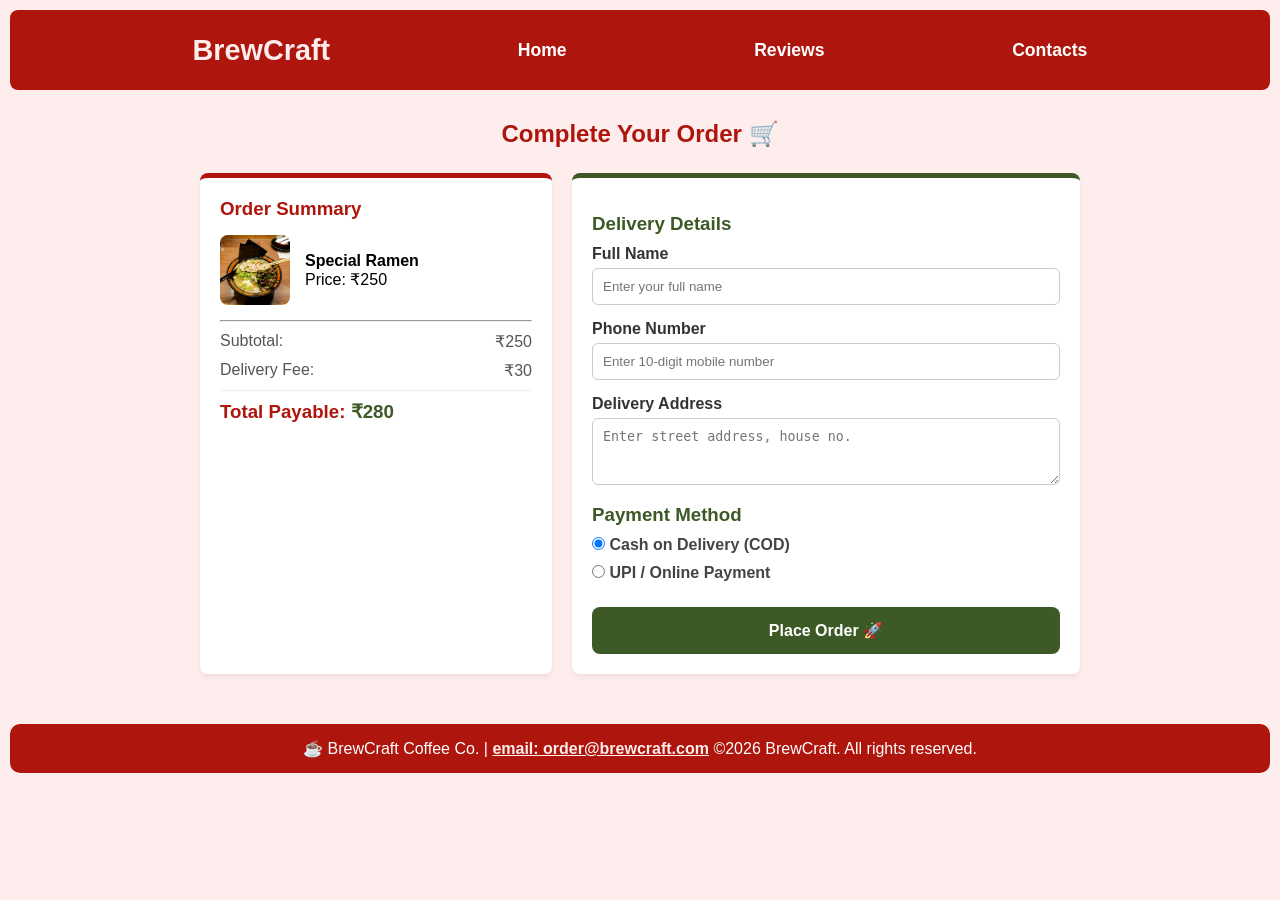
<file: buy.html>
<!DOCTYPE html>
<html lang="en">
<head>
    <meta charset="UTF-8">
    <meta name="viewport" content="width=device-width, initial-scale=1.0">
    <title>Checkout - BrewCraft</title>
    <link rel="stylesheet" href="buy.css">
</head>
<body>
    <header>
        <div class="navlogo">
            <a class="a" href="index.html"><h1>BrewCraft</h1></a>
            <a class="a" href="index.html"><div class="nav">Home</div></a>
            <a class="a" href="rev.html"><div class="nav">Reviews</div></a>
            <a class="a" href="contact.html"><div class="nav">Contacts</div></a>
        </div>
    </header>

    <main class="checkout-container">
        <h2>Complete Your Order 🛒</h2>

        <div class="checkout-wrapper">
            <div class="order-summary">
                <h3>Order Summary</h3>
                <div class="product-item">
                    <img src="ramen.jpg" alt="Selected Item" class="item-img">
                    <div class="item-details">
                        <h4>Special Ramen</h4>
                        <p class="price">Price: ₹250</p>
                    </div>
                </div>
                <hr>
                <div class="price-details">
                    <p>Subtotal: <span>₹250</span></p>
                    <p>Delivery Fee: <span>₹30</span></p>
                    <hr>
                    <h3>Total Payable: <span class="total">₹280</span></h3>
                </div>
            </div>

            <form class="checkout-form">
                <h3>Delivery Details</h3>

                <div class="form-group">
                    <label>Full Name</label>
                    <input type="text" placeholder="Enter your full name" required>
                </div>

                <div class="form-group">
                    <label>Phone Number</label>
                    <input type="tel" placeholder="Enter 10-digit mobile number" required>
                </div>

                <div class="form-group">
                    <label>Delivery Address</label>
                    <textarea rows="3" placeholder="Enter street address, house no." required></textarea>
                </div>

                <h3>Payment Method</h3>
                <div class="payment-options">
                    <label><input type="radio" name="payment" checked> Cash on Delivery (COD)</label>
                    <label><input type="radio" name="payment"> UPI / Online Payment</label>
                </div>
<button type="submit" id="sub" >Place Order 🚀</button>
            </form>
        </div>
    </main>

    <footer>
        <div class="foot">
            <p>☕️ BrewCraft Coffee Co. | <a class="email" href="mailto:order@brewcraft.com">email: order@brewcraft.com</a> ©2026 BrewCraft. All rights reserved.</p>
        </div>
    </footer>
</body>
</html>
</file>
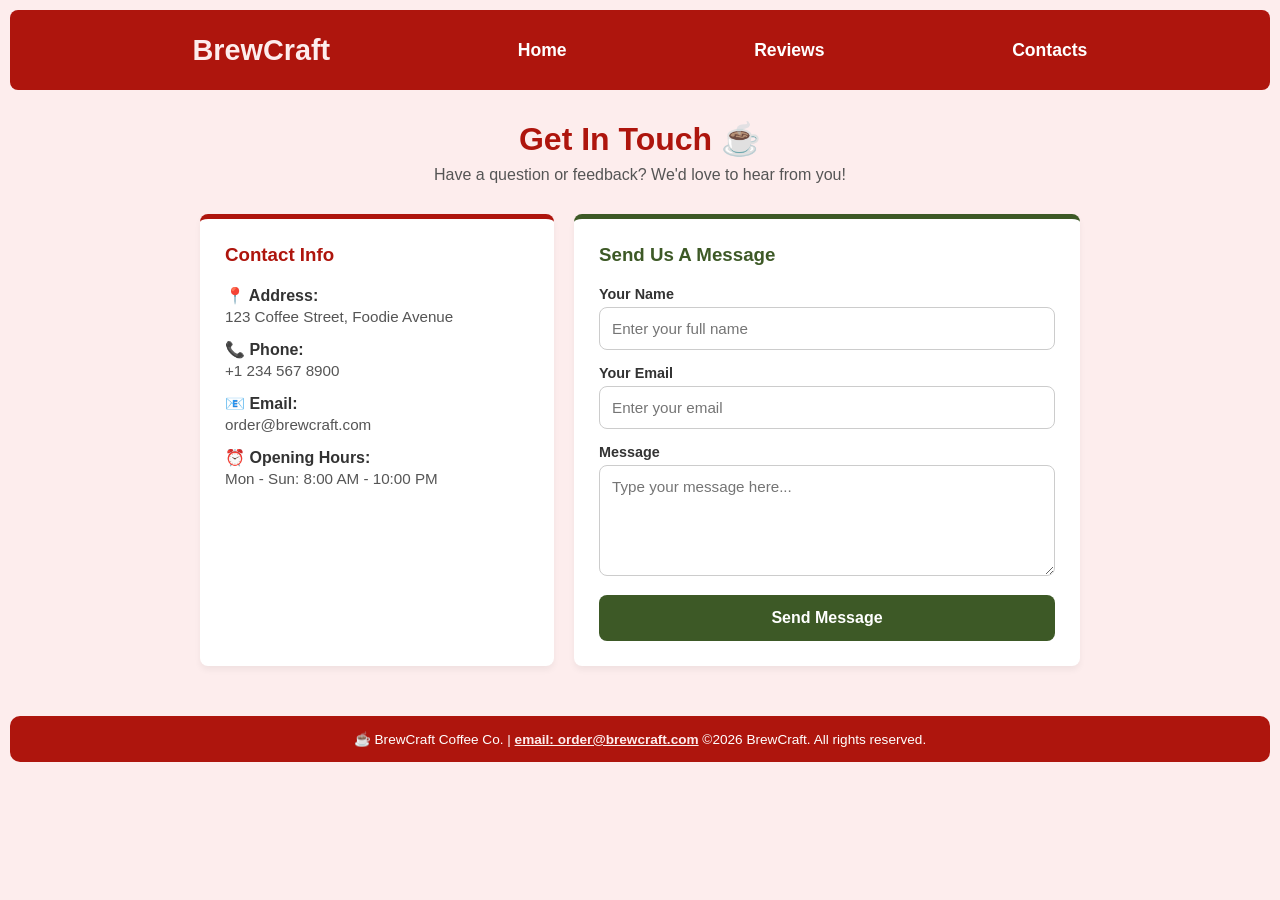
<file: contact.html>
<!DOCTYPE html>
<html lang="en">
<head>
    <meta charset="UTF-8">
    <meta name="viewport" content="width=device-width, initial-scale=1.0">
    <title>Contact Us - BrewCraft</title>
    <link rel="stylesheet" href="cont.css">
</head>
<body>
    <header>
        <div class="navlogo">
            <a class="a" href="index.html"><h1>BrewCraft</h1></a>
            <a class="a" href="index.html"><div class="nav">Home</div></a>
            <a class="a" href="rev.html"><div class="nav">Reviews</div></a>
            <a class="a" href="contact.html"><div class="nav">Contacts</div></a>
        </div>
    </header>

    <main class="contact-container">
        <div class="contact-header">
            <h2>Get In Touch ☕</h2>
            <p>Have a question or feedback? We'd love to hear from you!</p>
        </div>

        <div class="contact-wrapper">
            <div class="info-card">
                <h3>Contact Info</h3>
                <div class="info-item">
                    <span>📍 Address:</span>
                    <p>123 Coffee Street, Foodie Avenue</p>
                </div>
                <div class="info-item">
                    <span>📞 Phone:</span>
                    <p>+1 234 567 8900</p>
                </div>
                <div class="info-item">
                    <span>📧 Email:</span>
                    <p><a href="mailto:order@brewcraft.com">order@brewcraft.com</a></p>
                </div>
                <div class="info-item">
                    <span>⏰ Opening Hours:</span>
                    <p>Mon - Sun: 8:00 AM - 10:00 PM</p>
                </div>
            </div>

            <form class="contact-form">
                <h3>Send Us A Message</h3>
                
                <div class="form-group">
                    <label for="name">Your Name</label>
                    <input type="text" id="name" placeholder="Enter your full name" required>
                </div>

                <div class="form-group">
                    <label for="email">Your Email</label>
                    <input type="email" id="email" placeholder="Enter your email" required>
                </div>

                <div class="form-group">
                    <label for="message">Message</label>
                    <textarea id="message" rows="5" placeholder="Type your message here..." required></textarea>
                </div>

                <button type="submit" id="sub">Send Message</button>
            </form>
        </div>
    </main>

    <footer>
        <div class="foot">
            <p>☕️ BrewCraft Coffee Co. | <a class="email" href="mailto:order@brewcraft.com">email: order@brewcraft.com</a> ©2026 BrewCraft. All rights reserved.</p>
        </div>
    </footer>
</body>
</html>
</file>
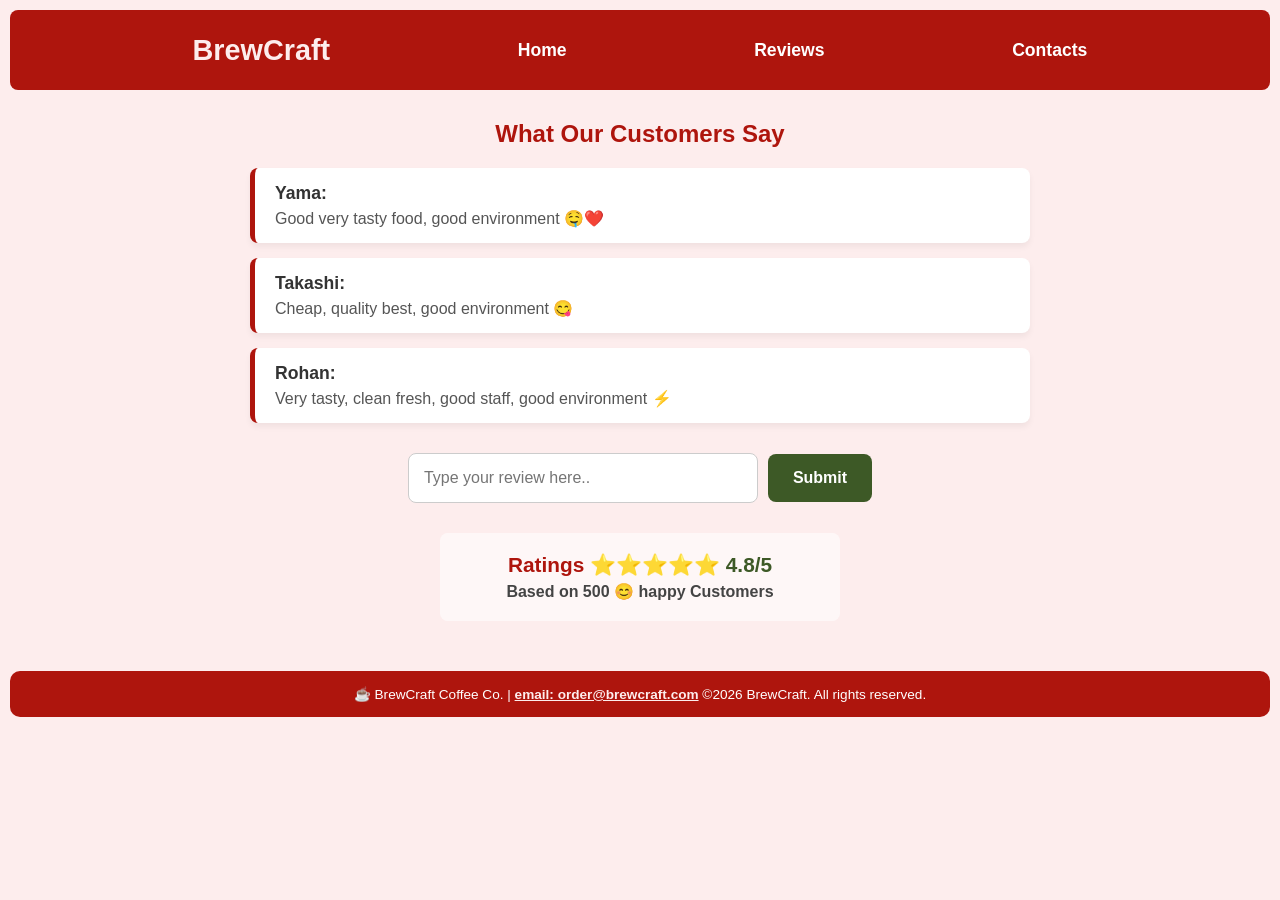
<file: Rev.html>
<!DOCTYPE html>
<html lang="en">
<head>
    <meta charset="UTF-8">
    <meta name="viewport" content="width=device-width, initial-scale=1.0">
    <title>Reviews - BrewCraft</title>
    <link rel="stylesheet" href="rev.css">
</head>
<body>
    <header>
        <div class="navlogo">
            <a class="a" href="index.html"><h1>BrewCraft</h1></a>
            <a class="a" href="index.html"><div class="nav">Home</div></a>
            <a class="a" href="rev.html"><div class="nav">Reviews</div></a>
            <a class="a" href="contact.html"><div class="nav">Contacts</div></a>
        </div>
    </header>

    <main class="review-container">
        <div class="hd">
            <h2>What Our Customers Say</h2>

            <div class="reviews-wrapper">
                <div class="review-card">
                    <h3>Yama:</h3>
                    <p>Good very tasty food, good environment 🤤❤️</p>
                </div>

                <div class="review-card">
                    <h3>Takashi:</h3>
                    <p>Cheap, quality best, good environment 😋</p>
                </div>

                <div class="review-card">
                    <h3>Rohan:</h3>
                    <p>Very tasty, clean fresh, good staff, good environment ⚡</p>
                </div>
            </div>

            <div class="form-group">
                <input class="rat" type="text" placeholder="Type your review here..">
                <button id="sub">Submit</button>
            </div>

            <div class="rating-summary">
                <h2>Ratings ⭐⭐⭐⭐⭐ <span>4.8/5</span></h2>
                <p>Based on 500 😊 happy Customers</p>
            </div>
        </div>
    </main>

    <footer>
        <div class="foot">
            <p>☕️ BrewCraft Coffee Co. | <a class="email" href="mailto:order@brewcraft.com">email: order@brewcraft.com</a> ©2026 BrewCraft. All rights reserved.</p>
        </div>
    </footer>
</body>
</html>
</file>
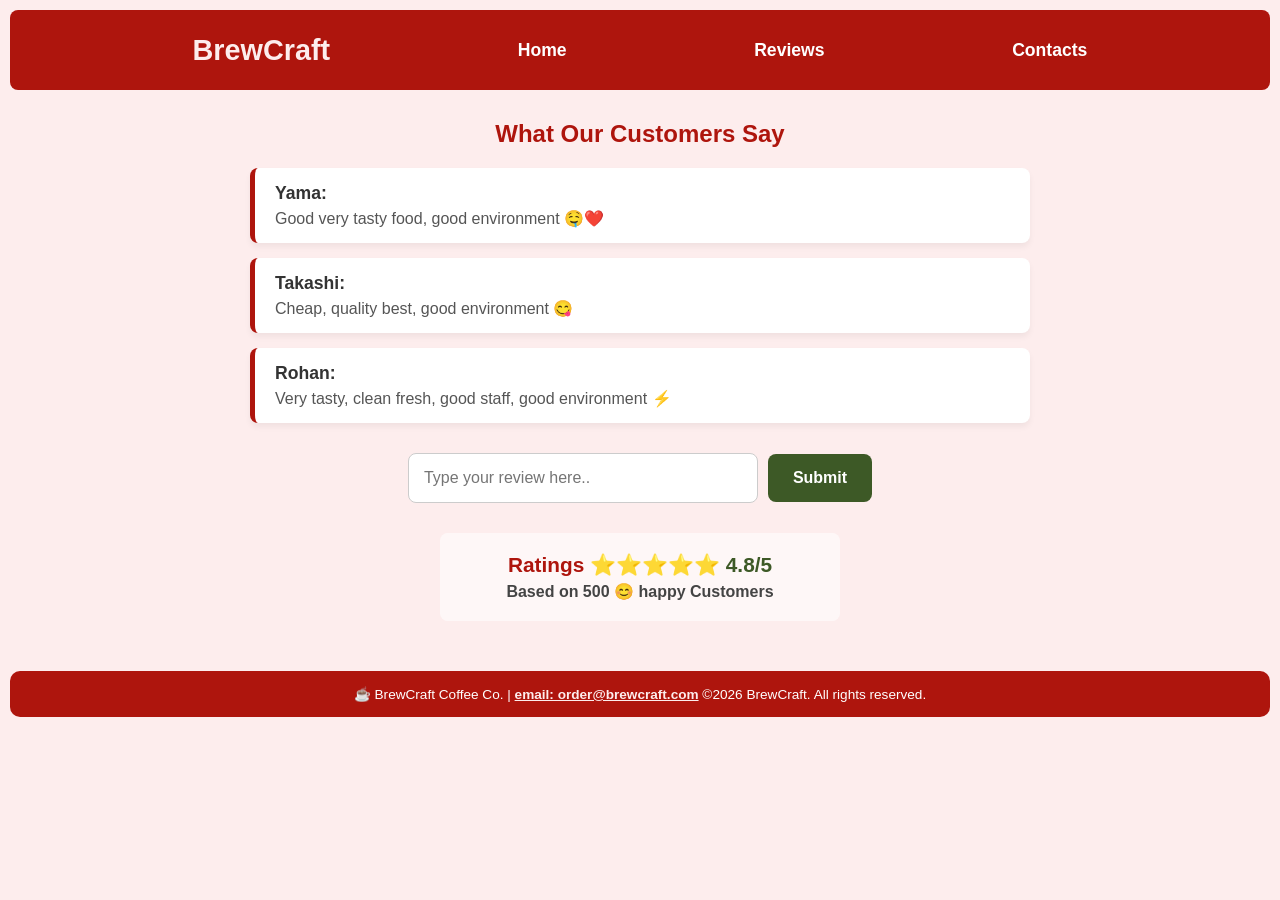
<file: rev.html>
<!DOCTYPE html>
<html lang="en">
<head>
    <meta charset="UTF-8">
    <meta name="viewport" content="width=device-width, initial-scale=1.0">
    <title>Reviews - BrewCraft</title>
    <link rel="stylesheet" href="rev.css">
</head>
<body>
    <header>
        <div class="navlogo">
            <a class="a" href="index.html"><h1>BrewCraft</h1></a>
            <a class="a" href="index.html"><div class="nav">Home</div></a>
            <a class="a" href="rev.html"><div class="nav">Reviews</div></a>
            <a class="a" href="contact.html"><div class="nav">Contacts</div></a>
        </div>
    </header>

    <main class="review-container">
        <div class="hd">
            <h2>What Our Customers Say</h2>

            <div class="reviews-wrapper">
                <div class="review-card">
                    <h3>Yama:</h3>
                    <p>Good very tasty food, good environment 🤤❤️</p>
                </div>

                <div class="review-card">
                    <h3>Takashi:</h3>
                    <p>Cheap, quality best, good environment 😋</p>
                </div>

                <div class="review-card">
                    <h3>Rohan:</h3>
                    <p>Very tasty, clean fresh, good staff, good environment ⚡</p>
                </div>
            </div>

            <div class="form-group">
                <input class="rat" type="text" placeholder="Type your review here..">
                <button id="sub">Submit</button>
            </div>

            <div class="rating-summary">
                <h2>Ratings ⭐⭐⭐⭐⭐ <span>4.8/5</span></h2>
                <p>Based on 500 😊 happy Customers</p>
            </div>
        </div>
    </main>

    <footer>
        <div class="foot">
            <p>☕️ BrewCraft Coffee Co. | <a class="email" href="mailto:order@brewcraft.com">email: order@brewcraft.com</a> ©2026 BrewCraft. All rights reserved.</p>
        </div>
    </footer>
</body>
</html>
</file>
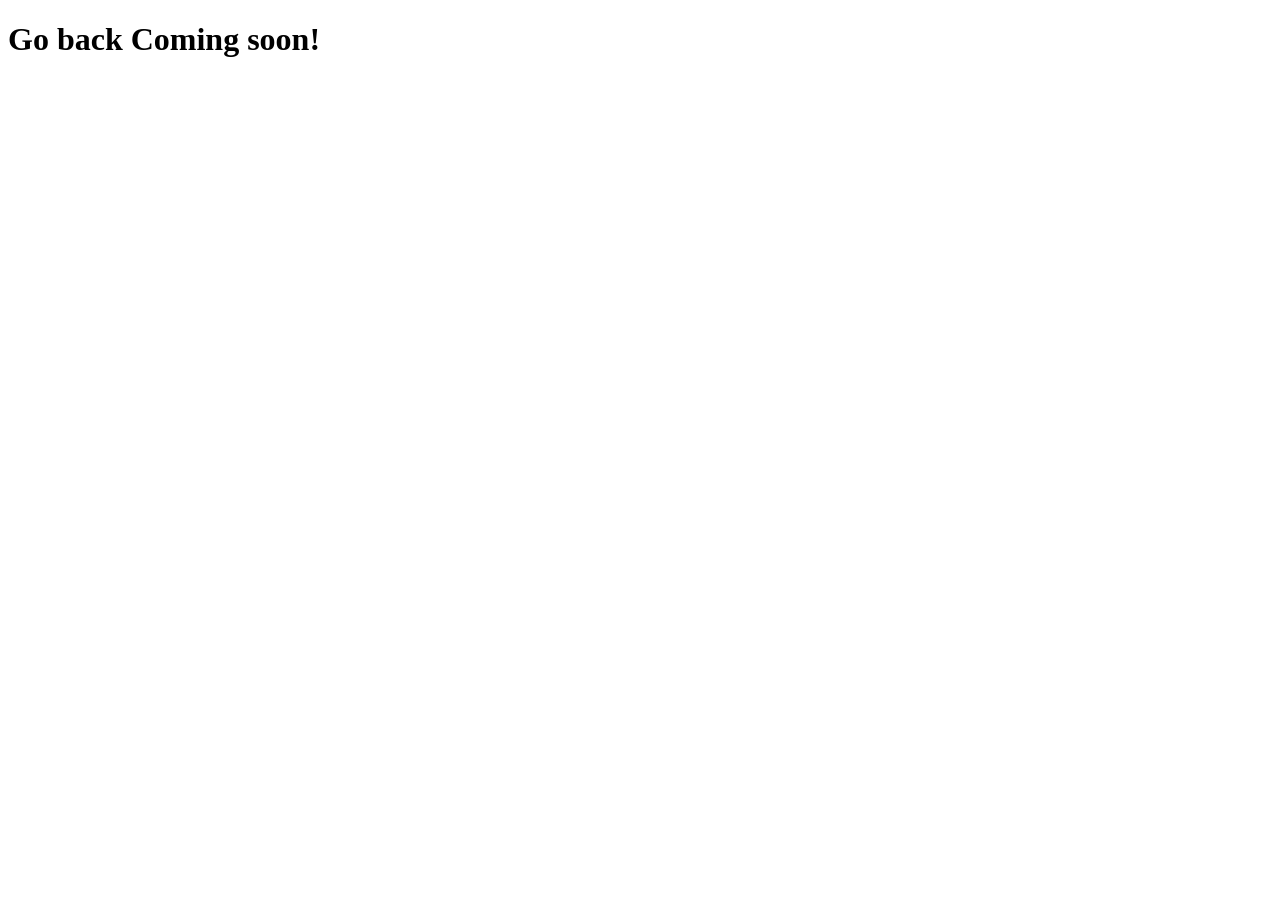
<file: BrewCraft/buy.html>
<!DOCTYPE html>
<html lang="en">
<head>
    <meta charset="UTF-8">
    <meta name="viewport" content="width=device-width, initial-scale=1.0">
    <title>PaymentGetway</title>
</head>
<body>
    <h1 class="buy">Go back Coming soon!</h1>
</body>
</html>
</file>
<file: buy.css>
* {
    box-sizing: border-box;
    margin: 0;
    padding: 0;
}

body {
    padding: 10px;
    background-color: #fdeded;
    font-family: Arial, sans-serif;
    overflow-x: hidden;
}

/* Navbar */
.navlogo {
    background-color: #AE150D;
    min-height: 80px;
    display: flex;
    flex-wrap: wrap;
    border-radius: 8px;
    justify-content: space-evenly;
    align-items: center;
    padding: 10px;
    gap: 15px;
}

.a {
    text-decoration: none;
}

h1 {
    color: #fdeded;
    font-size: 1.8rem;
}

.nav {
    color: white;
    font-weight: bold;
    cursor: pointer;
    font-size: 1.1rem;
}

/* Layout */
.checkout-container {
    max-width: 900px;
    margin: 30px auto;
    padding: 0 10px;
}

.checkout-container h2 {
    color: #AE150D;
    text-align: center;
    margin-bottom: 25px;
}

.checkout-wrapper {
    display: flex;
    gap: 20px;
    flex-wrap: wrap;
}

/* Order Summary Box */
.order-summary {
    flex: 1;
    min-width: 280px;
    background: white;
    padding: 20px;
    border-radius: 8px;
    border-top: 5px solid #AE150D;
    box-shadow: 0 4px 6px rgba(0,0,0,0.05);
}

.order-summary h3 {
    color: #AE150D;
    margin-bottom: 15px;
}

.product-item {
    display: flex;
    gap: 15px;
    align-items: center;
    margin-bottom: 15px;
}

.item-img {
    width: 70px;
    height: 70px;
    object-fit: cover;
    border-radius: 8px;
}

.price-details p {
    display: flex;
    justify-content: space-between;
    margin: 10px 0;
    color: #555;
}

.price-details hr {
    margin: 10px 0;
    border: none;
    border-top: 1px solid #eee;
}

.total {
    color: #3d5926;
}

/* Form */
.checkout-form {
    flex: 1.5;
    min-width: 280px;
    background: white;
    padding: 20px;
    border-radius: 8px;
    border-top: 5px solid #3d5926;
    box-shadow: 0 4px 6px rgba(0,0,0,0.05);
}

.checkout-form h3 {
    color: #3d5926;
    margin: 15px 0 10px 0;
}

.form-group {
    margin-bottom: 15px;
}

.form-group label {
    display: block;
    font-weight: bold;
    margin-bottom: 5px;
    color: #333;
}

.form-group input, .form-group textarea {
    width: 100%;
    padding: 10px;
    border-radius: 6px;
    border: 1px solid #ccc;
    outline: none;
}

.payment-options label {
    display: block;
    margin-bottom: 10px;
    cursor: pointer;
    font-weight: bold;
    color: #444;
}

#sub {
    width: 100%;
    color: white;
    background-color: #3d5926;
    padding: 14px;
    border-radius: 8px;
    border: none;
    font-weight: bold;
    cursor: pointer;
    font-size: 1rem;
    margin-top: 15px;
    transition: background-color 0.3s;
}

#sub:hover {
    background-color: #AE150D;
}

/* Footer */
footer {
    margin-top: 50px;
}

.foot {
    background-color: #AE150D;
    color: white;
    padding: 15px;
    border-radius: 10px;
    text-align: center;
}

.email {
    color: #fdeded;
    font-weight: bold;
}

/* Responsiveness */
@media (max-width: 600px) {
    .navlogo {
        flex-direction: column;
        gap: 10px;
    }
    .checkout-wrapper {
        flex-direction: column;
    }
}
</file>
<file: cont.css>
* {
    box-sizing: border-box;
    margin: 0;
    padding: 0;
}

body {
    padding: 10px;
    background-color: #fdeded;
    font-family: Arial, sans-serif;
    overflow-x: hidden;
}

/* Navbar */
.navlogo {
    background-color: #AE150D;
    min-height: 80px;
    display: flex;
    flex-wrap: wrap;
    border-radius: 8px;
    justify-content: space-evenly;
    align-items: center;
    padding: 10px;
    gap: 15px;
}

.a {
    text-decoration: none;
}

h1 {
    color: #fdeded;
    font-size: 1.8rem;
}

.nav {
    color: white;
    font-weight: bold;
    cursor: pointer;
    font-size: 1.1rem;
}

.nav:hover {
    text-decoration: underline;
}

/* Main Contact Layout */
.contact-container {
    max-width: 900px;
    margin: 30px auto;
    padding: 0 10px;
}

.contact-header {
    text-align: center;
    margin-bottom: 30px;
}

.contact-header h2 {
    color: #AE150D;
    font-size: 2rem;
    margin-bottom: 8px;
}

.contact-header p {
    color: #555;
    font-size: 1rem;
}

.contact-wrapper {
    display: flex;
    gap: 20px;
    flex-wrap: wrap;
}

/* Info Card (Left Side) */
.info-card {
    flex: 1;
    min-width: 280px;
    background-color: white;
    padding: 25px;
    border-radius: 8px;
    box-shadow: 0 4px 6px rgba(0, 0, 0, 0.05);
    border-top: 5px solid #AE150D;
}

.info-card h3 {
    color: #AE150D;
    margin-bottom: 20px;
}

.info-item {
    margin-bottom: 15px;
}

.info-item span {
    font-weight: bold;
    color: #333;
    display: block;
    margin-bottom: 3px;
}

.info-item p, .info-item a {
    color: #555;
    text-decoration: none;
    font-size: 0.95rem;
}

.info-item a:hover {
    text-decoration: underline;
}

/* Form (Right Side) */
.contact-form {
    flex: 1.5;
    min-width: 280px;
    background-color: white;
    padding: 25px;
    border-radius: 8px;
    box-shadow: 0 4px 6px rgba(0, 0, 0, 0.05);
    border-top: 5px solid #3d5926;
}

.contact-form h3 {
    color: #3d5926;
    margin-bottom: 20px;
}

.form-group {
    margin-bottom: 15px;
    text-align: left;
}

.form-group label {
    display: block;
    font-weight: bold;
    margin-bottom: 5px;
    color: #333;
    font-size: 0.9rem;
}

.form-group input, 
.form-group textarea {
    width: 100%;
    padding: 12px;
    border-radius: 8px;
    border: 1px solid #ccc;
    font-size: 0.95rem;
    outline: none;
    font-family: Arial, sans-serif;
}

.form-group input:focus, 
.form-group textarea:focus {
    border-color: #AE150D;
}

#sub {
    width: 100%;
    color: white;
    background-color: #3d5926;
    padding: 14px;
    border-radius: 8px;
    border: none;
    font-weight: bold;
    cursor: pointer;
    font-size: 1rem;
    transition: background-color 0.3s ease;
}

#sub:hover {
    background-color: #AE150D;
}

/* Footer */
footer {
    margin-top: 50px;
}

.foot {
    background-color: #AE150D;
    color: white;
    padding: 15px;
    border-radius: 10px;
    text-align: center;
}

.foot p {
    font-size: 0.85rem;
    word-wrap: break-word;
}

.email {
    color: #fdeded;
    font-weight: bold;
}

/* Mobile Responsiveness */
@media (max-width: 600px) {
    .navlogo {
        flex-direction: column;
        gap: 10px;
        text-align: center;
    }

    .contact-wrapper {
        flex-direction: column;
    }
}
</file>
<file: rev.css>
* {
    box-sizing: border-box;
    margin: 0;
    padding: 0;
}

body {
    padding: 10px;
    background-color: #fdeded;
    font-family: Arial, sans-serif;
    overflow-x: hidden;
}

/* Navbar */
.navlogo {
    background-color: #AE150D;
    min-height: 80px;
    display: flex;
    flex-wrap: wrap;
    border-radius: 8px;
    justify-content: space-evenly;
    align-items: center;
    padding: 10px;
    gap: 15px;
}

.a {
    text-decoration: none;
}

h1 {
    color: #fdeded;
    font-size: 1.8rem;
}

.nav {
    color: white;
    font-weight: bold;
    cursor: pointer;
    font-size: 1.1rem;
}

.nav:hover {
    text-decoration: underline;
}

/* Main Layout & Review Cards */
.review-container {
    max-width: 800px;
    margin: 30px auto;
    padding: 0 10px;
}

.hd {
    text-align: center;
}

.hd h2 {
    color: #AE150D;
    margin-bottom: 20px;
}

.reviews-wrapper {
    display: flex;
    flex-direction: column;
    gap: 15px;
    margin-bottom: 30px;
}

.review-card {
    background-color: white;
    padding: 15px 20px;
    border-radius: 8px;
    box-shadow: 0 4px 6px rgba(0, 0, 0, 0.05);
    text-align: left;
    border-left: 5px solid #AE150D;
}

.review-card h3 {
    color: #333;
    font-size: 1.1rem;
    margin-bottom: 5px;
}

.review-card p {
    color: #555;
    font-size: 1rem;
}

/* Form Styling */
.form-group {
    display: flex;
    justify-content: center;
    align-items: center;
    gap: 10px;
    flex-wrap: wrap;
    margin-bottom: 30px;
}

.rat {
    padding: 15px;
    border-radius: 8px;
    border: 1px solid #ccc;
    width: 100%;
    max-width: 350px;
    font-size: 1rem;
    outline: none;
}

#sub {
    color: white;
    background-color: #3d5926;
    padding: 15px 25px;
    border-radius: 8px;
    border: none;
    font-weight: bold;
    cursor: pointer;
    font-size: 1rem;
    transition: background-color 0.3s ease;
}

#sub:hover {
    color: white;
    background-color: #AE150D;
}

/* Rating Summary */
.rating-summary {
    background-color: rgba(255, 255, 255, 0.6);
    padding: 20px;
    border-radius: 8px;
    display: inline-block;
    width: 100%;
    max-width: 400px;
}

.rating-summary h2 {
    font-size: 1.3rem;
    margin-bottom: 5px;
}

.rating-summary span {
    color: #3d5926;
    font-weight: bold;
}

.rating-summary p {
    font-weight: bold;
    color: #444;
}

/* Footer */
footer {
    margin-top: 50px;
}

.foot {
    background-color: #AE150D;
    color: white;
    padding: 15px;
    border-radius: 10px;
    text-align: center;
}

.foot p {
    font-size: 0.85rem;
    word-wrap: break-word;
}

.email {
    color: #fdeded;
    font-weight: bold;
}

/* Mobile Responsiveness */
@media (max-width: 600px) {
    .navlogo {
        flex-direction: column;
        gap: 10px;
        text-align: center;
    }

    .form-group {
        flex-direction: column;
        width: 100%;
    }

    .rat {
        max-width: 100%;
    }

    #sub {
        width: 100%;
    }
}
</file>
